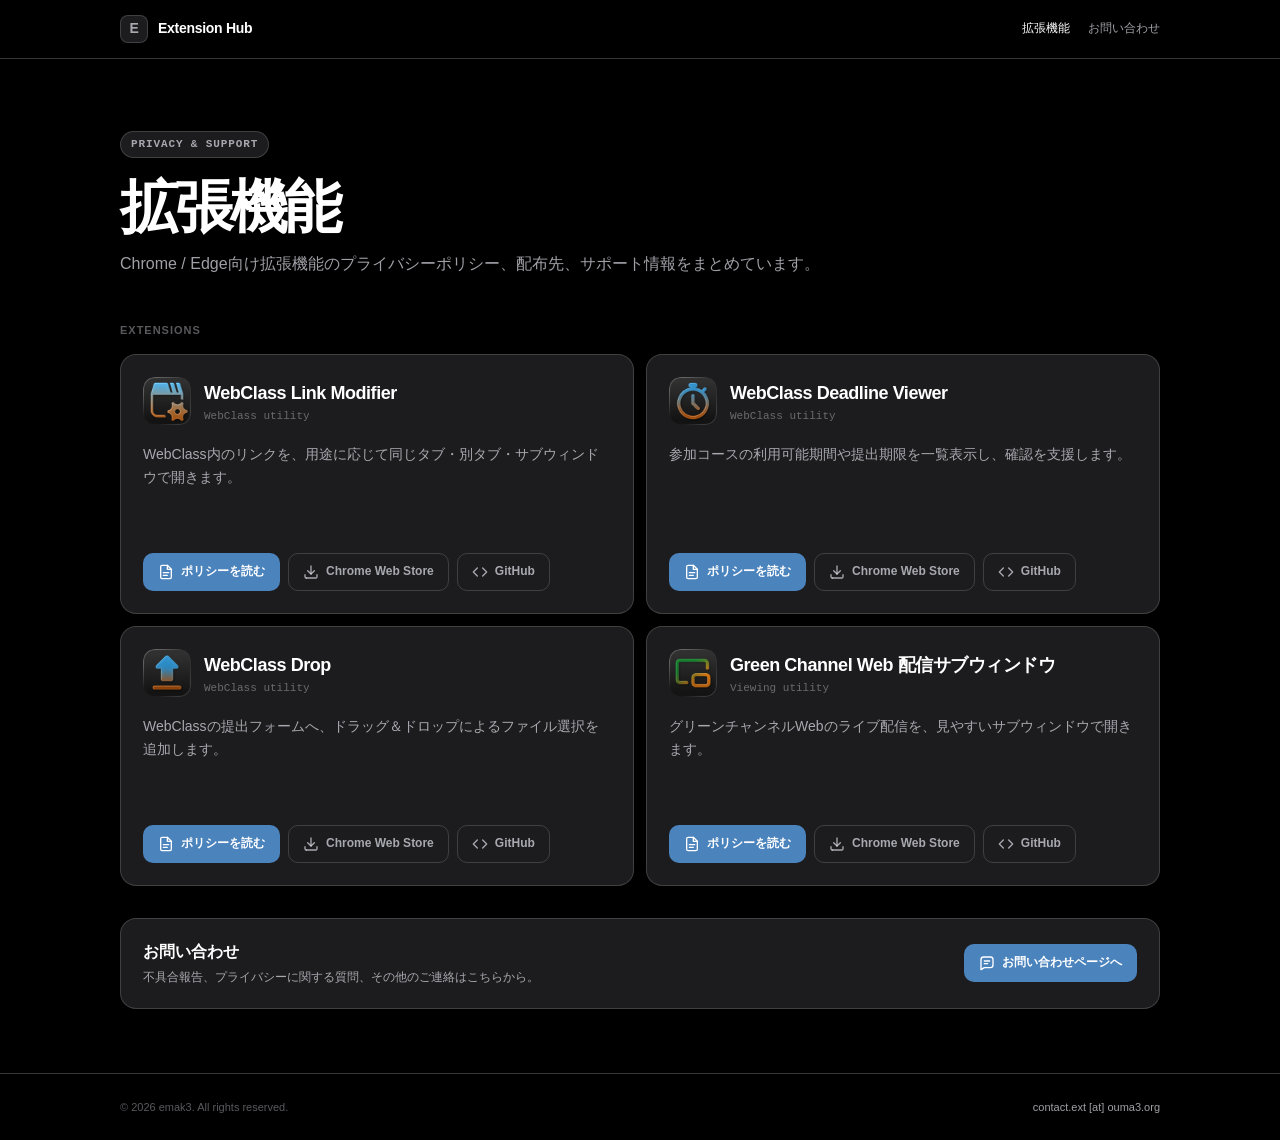
<file: index.html>
<!DOCTYPE html>
<html lang="ja">
<head>
  <meta charset="utf-8" />
  <meta name="viewport" content="width=device-width, initial-scale=1" />
  <meta name="description" content="emak3が提供するChrome / Edge拡張機能のプライバシーポリシーとサポート情報。" />
  <title>Browser Extensions — Privacy & Support</title>
  <link rel="stylesheet" href="assets/site.css" />
</head>
<body>
  <header class="site-header">
    <nav class="nav" aria-label="メインナビゲーション">
      <a class="brand" href="./"><span class="brand-mark" aria-hidden="true">E</span><span>Extension Hub</span></a>
      <div class="nav-links"><a href="./" aria-current="page">拡張機能</a><a href="contact/">お問い合わせ</a></div>
    </nav>
  </header>
  <main class="page">
    <section class="hero">
      <span class="eyebrow">Privacy & Support</span>
      <h1>拡張機能</h1>
      <p>Chrome / Edge向け拡張機能のプライバシーポリシー、配布先、サポート情報をまとめています。</p>
    </section>
    <section aria-labelledby="extensions-title">
      <h2 class="section-title" id="extensions-title">Extensions</h2>
      <div class="extension-grid">
        <article class="extension-card">
          <div class="card-head"><img class="card-icon" src="assets/icons/webclass-link-modifier.png" alt="" /><div><h3 class="card-title">WebClass Link Modifier</h3><p class="card-type">WebClass utility</p></div></div>
          <p class="card-desc">WebClass内のリンクを、用途に応じて同じタブ・別タブ・サブウィンドウで開きます。</p>
          <div class="card-actions"><a class="button button-primary" href="policies/webclass-link-modifier/"><svg class="button-icon" viewBox="0 0 24 24" fill="none" stroke="currentColor" stroke-width="2" stroke-linecap="round" stroke-linejoin="round" aria-hidden="true"><path d="M14 2H6a2 2 0 0 0-2 2v16a2 2 0 0 0 2 2h12a2 2 0 0 0 2-2V8Z"/><path d="M14 2v6h6"/><path d="M8 13h8"/><path d="M8 17h6"/></svg><span>ポリシーを読む</span></a><a class="button store-button" href="https://chromewebstore.google.com/detail/hfplabckhfelpkdknbjhaoddmnojgici?utm_source=item-share-cb" target="_blank" rel="noopener noreferrer"><svg class="button-icon" viewBox="0 0 24 24" fill="none" stroke="currentColor" stroke-width="2" stroke-linecap="round" stroke-linejoin="round" aria-hidden="true"><path d="M12 3v12"/><path d="m7 10 5 5 5-5"/><path d="M5 21h14a2 2 0 0 0 2-2v-3"/><path d="M3 16v3a2 2 0 0 0 2 2"/></svg><span>Chrome Web Store</span></a><a class="button" href="https://github.com/emak3/WebClass-Link-Modifier" target="_blank" rel="noopener noreferrer"><svg class="button-icon" viewBox="0 0 24 24" fill="none" stroke="currentColor" stroke-width="2" stroke-linecap="round" stroke-linejoin="round" aria-hidden="true"><path d="m16 18 6-6-6-6"/><path d="m8 6-6 6 6 6"/></svg><span>GitHub</span></a></div>
        </article>
        <article class="extension-card">
          <div class="card-head"><img class="card-icon" src="assets/icons/webclass-deadline-viewer.png" alt="" /><div><h3 class="card-title">WebClass Deadline Viewer</h3><p class="card-type">WebClass utility</p></div></div>
          <p class="card-desc">参加コースの利用可能期間や提出期限を一覧表示し、確認を支援します。</p>
          <div class="card-actions"><a class="button button-primary" href="policies/webclass-deadline-viewer/"><svg class="button-icon" viewBox="0 0 24 24" fill="none" stroke="currentColor" stroke-width="2" stroke-linecap="round" stroke-linejoin="round" aria-hidden="true"><path d="M14 2H6a2 2 0 0 0-2 2v16a2 2 0 0 0 2 2h12a2 2 0 0 0 2-2V8Z"/><path d="M14 2v6h6"/><path d="M8 13h8"/><path d="M8 17h6"/></svg><span>ポリシーを読む</span></a><a class="button store-button" href="https://chromewebstore.google.com/detail/hepbhmpfaidklleailhbemkeghpjgden?utm_source=item-share-cb" target="_blank" rel="noopener noreferrer"><svg class="button-icon" viewBox="0 0 24 24" fill="none" stroke="currentColor" stroke-width="2" stroke-linecap="round" stroke-linejoin="round" aria-hidden="true"><path d="M12 3v12"/><path d="m7 10 5 5 5-5"/><path d="M5 21h14a2 2 0 0 0 2-2v-3"/><path d="M3 16v3a2 2 0 0 0 2 2"/></svg><span>Chrome Web Store</span></a><a class="button" href="https://github.com/emak3/WebClass-Deadline-Viewer" target="_blank" rel="noopener noreferrer"><svg class="button-icon" viewBox="0 0 24 24" fill="none" stroke="currentColor" stroke-width="2" stroke-linecap="round" stroke-linejoin="round" aria-hidden="true"><path d="m16 18 6-6-6-6"/><path d="m8 6-6 6 6 6"/></svg><span>GitHub</span></a></div>
        </article>
        <article class="extension-card">
          <div class="card-head"><img class="card-icon" src="assets/icons/webclass-drop.png" alt="" /><div><h3 class="card-title">WebClass Drop</h3><p class="card-type">WebClass utility</p></div></div>
          <p class="card-desc">WebClassの提出フォームへ、ドラッグ＆ドロップによるファイル選択を追加します。</p>
          <div class="card-actions"><a class="button button-primary" href="policies/webclass-drop/"><svg class="button-icon" viewBox="0 0 24 24" fill="none" stroke="currentColor" stroke-width="2" stroke-linecap="round" stroke-linejoin="round" aria-hidden="true"><path d="M14 2H6a2 2 0 0 0-2 2v16a2 2 0 0 0 2 2h12a2 2 0 0 0 2-2V8Z"/><path d="M14 2v6h6"/><path d="M8 13h8"/><path d="M8 17h6"/></svg><span>ポリシーを読む</span></a><a class="button store-button" href="https://chromewebstore.google.com/detail/gdfpjccfhmlppnnnjaegmfanooacmmed?utm_source=item-share-cb" target="_blank" rel="noopener noreferrer"><svg class="button-icon" viewBox="0 0 24 24" fill="none" stroke="currentColor" stroke-width="2" stroke-linecap="round" stroke-linejoin="round" aria-hidden="true"><path d="M12 3v12"/><path d="m7 10 5 5 5-5"/><path d="M5 21h14a2 2 0 0 0 2-2v-3"/><path d="M3 16v3a2 2 0 0 0 2 2"/></svg><span>Chrome Web Store</span></a><a class="button" href="https://github.com/emak3/WebClass-Drop-Extension" target="_blank" rel="noopener noreferrer"><svg class="button-icon" viewBox="0 0 24 24" fill="none" stroke="currentColor" stroke-width="2" stroke-linecap="round" stroke-linejoin="round" aria-hidden="true"><path d="m16 18 6-6-6-6"/><path d="m8 6-6 6 6 6"/></svg><span>GitHub</span></a></div>
        </article>
        <article class="extension-card">
          <div class="card-head"><img class="card-icon" src="assets/icons/green-channel-webex.png" alt="" /><div><h3 class="card-title">Green Channel Web 配信サブウィンドウ</h3><p class="card-type">Viewing utility</p></div></div>
          <p class="card-desc">グリーンチャンネルWebのライブ配信を、見やすいサブウィンドウで開きます。</p>
          <div class="card-actions"><a class="button button-primary" href="policies/green-channel-webex/"><svg class="button-icon" viewBox="0 0 24 24" fill="none" stroke="currentColor" stroke-width="2" stroke-linecap="round" stroke-linejoin="round" aria-hidden="true"><path d="M14 2H6a2 2 0 0 0-2 2v16a2 2 0 0 0 2 2h12a2 2 0 0 0 2-2V8Z"/><path d="M14 2v6h6"/><path d="M8 13h8"/><path d="M8 17h6"/></svg><span>ポリシーを読む</span></a><a class="button store-button" href="https://chromewebstore.google.com/detail/gljbdabnblfjcafcffhebfbbmadfophj?utm_source=item-share-cb" target="_blank" rel="noopener noreferrer"><svg class="button-icon" viewBox="0 0 24 24" fill="none" stroke="currentColor" stroke-width="2" stroke-linecap="round" stroke-linejoin="round" aria-hidden="true"><path d="M12 3v12"/><path d="m7 10 5 5 5-5"/><path d="M5 21h14a2 2 0 0 0 2-2v-3"/><path d="M3 16v3a2 2 0 0 0 2 2"/></svg><span>Chrome Web Store</span></a><a class="button" href="https://github.com/emak3/GreenChannelWebEX" target="_blank" rel="noopener noreferrer"><svg class="button-icon" viewBox="0 0 24 24" fill="none" stroke="currentColor" stroke-width="2" stroke-linecap="round" stroke-linejoin="round" aria-hidden="true"><path d="m16 18 6-6-6-6"/><path d="m8 6-6 6 6 6"/></svg><span>GitHub</span></a></div>
        </article>
      </div>
    </section>
    <aside class="callout"><div><h2>お問い合わせ</h2><p>不具合報告、プライバシーに関する質問、その他のご連絡はこちらから。</p></div><a class="button button-primary" href="contact/"><svg class="button-icon" viewBox="0 0 24 24" fill="none" stroke="currentColor" stroke-width="2" stroke-linecap="round" stroke-linejoin="round" aria-hidden="true"><path d="M21 15a4 4 0 0 1-4 4H8l-5 3V7a4 4 0 0 1 4-4h10a4 4 0 0 1 4 4Z"/><path d="M8 9h8"/><path d="M8 13h5"/></svg><span>お問い合わせページへ</span></a></aside>
  </main>
  <footer class="site-footer"><div class="footer-inner"><span>&copy; 2026 emak3. All rights reserved.</span><a href="mailto:contact.ext@ouma3.org">contact.ext [at] ouma3.org</a></div></footer>
  <script src="assets/site.js"></script>
</body>
</html>
</file>
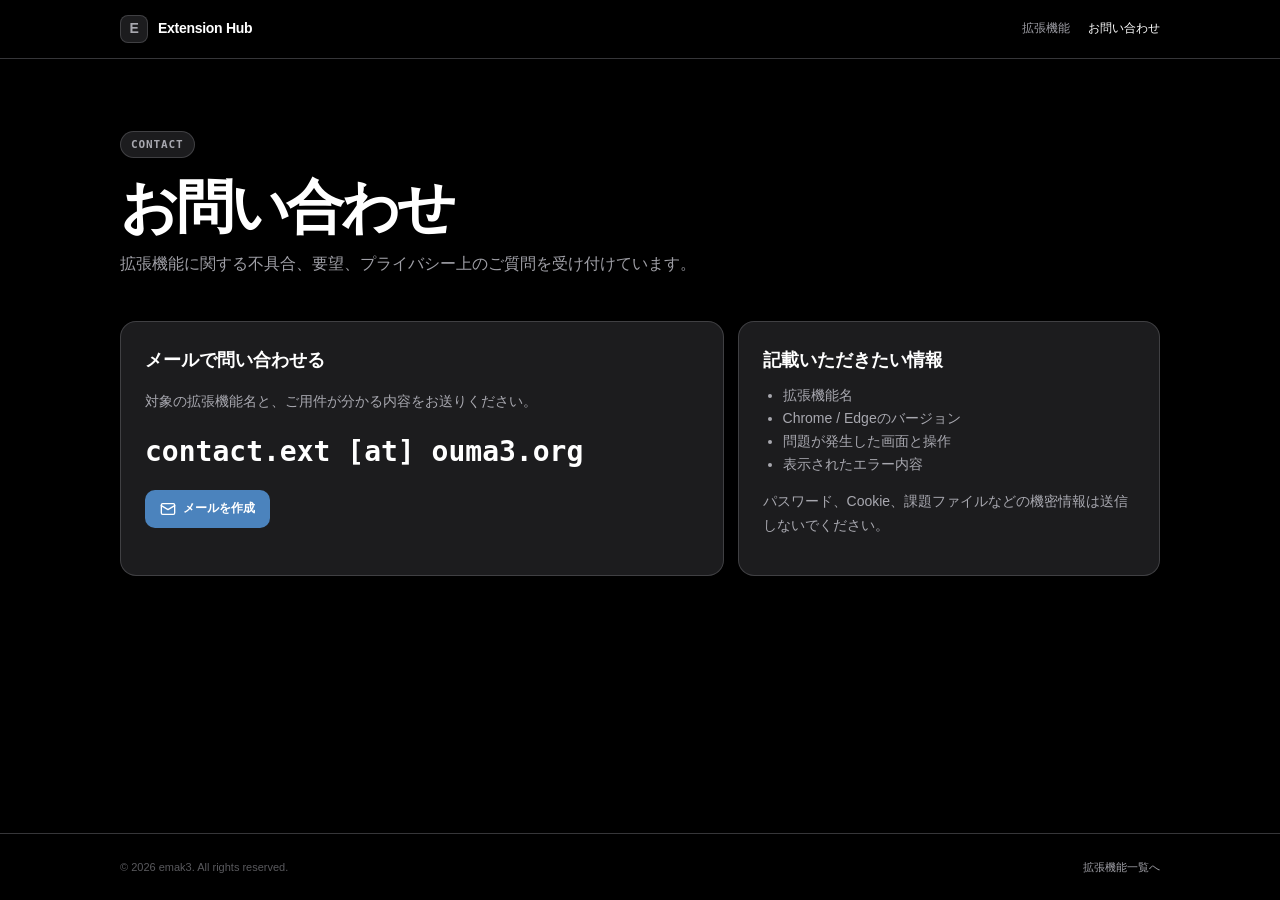
<file: contact/index.html>
<!DOCTYPE html>
<html lang="ja">
<head><meta charset="utf-8" /><meta name="viewport" content="width=device-width, initial-scale=1" /><meta name="description" content="emak3のブラウザ拡張機能に関するお問い合わせ。" /><title>お問い合わせ — Extension Hub</title><link rel="stylesheet" href="../assets/site.css" /></head>
<body>
<header class="site-header"><nav class="nav" aria-label="メインナビゲーション"><a class="brand" href="../"><span class="brand-mark" aria-hidden="true">E</span><span>Extension Hub</span></a><div class="nav-links"><a href="../">拡張機能</a><a href="./" aria-current="page">お問い合わせ</a></div></nav></header>
<main class="page">
  <section class="hero"><span class="eyebrow">Contact</span><h1>お問い合わせ</h1><p>拡張機能に関する不具合、要望、プライバシー上のご質問を受け付けています。</p></section>
  <div class="contact-layout">
    <section class="contact-card"><h2>メールで問い合わせる</h2><p>対象の拡張機能名と、ご用件が分かる内容をお送りください。</p><a class="email-link" href="mailto:contact.ext@ouma3.org">contact.ext [at] ouma3.org</a><a class="button button-primary" href="mailto:contact.ext@ouma3.org"><svg class="button-icon" viewBox="0 0 24 24" fill="none" stroke="currentColor" stroke-width="2" stroke-linecap="round" stroke-linejoin="round" aria-hidden="true"><rect width="20" height="16" x="2" y="4" rx="2"/><path d="m22 7-10 6L2 7"/></svg><span>メールを作成</span></a></section>
    <aside class="contact-card"><h2>記載いただきたい情報</h2><ul class="contact-list"><li>拡張機能名</li><li>Chrome / Edgeのバージョン</li><li>問題が発生した画面と操作</li><li>表示されたエラー内容</li></ul><p>パスワード、Cookie、課題ファイルなどの機密情報は送信しないでください。</p></aside>
  </div>
</main>
<footer class="site-footer"><div class="footer-inner"><span>&copy; 2026 emak3. All rights reserved.</span><a href="../">拡張機能一覧へ</a></div></footer>
<script src="../assets/site.js"></script>
</body></html>
</file>
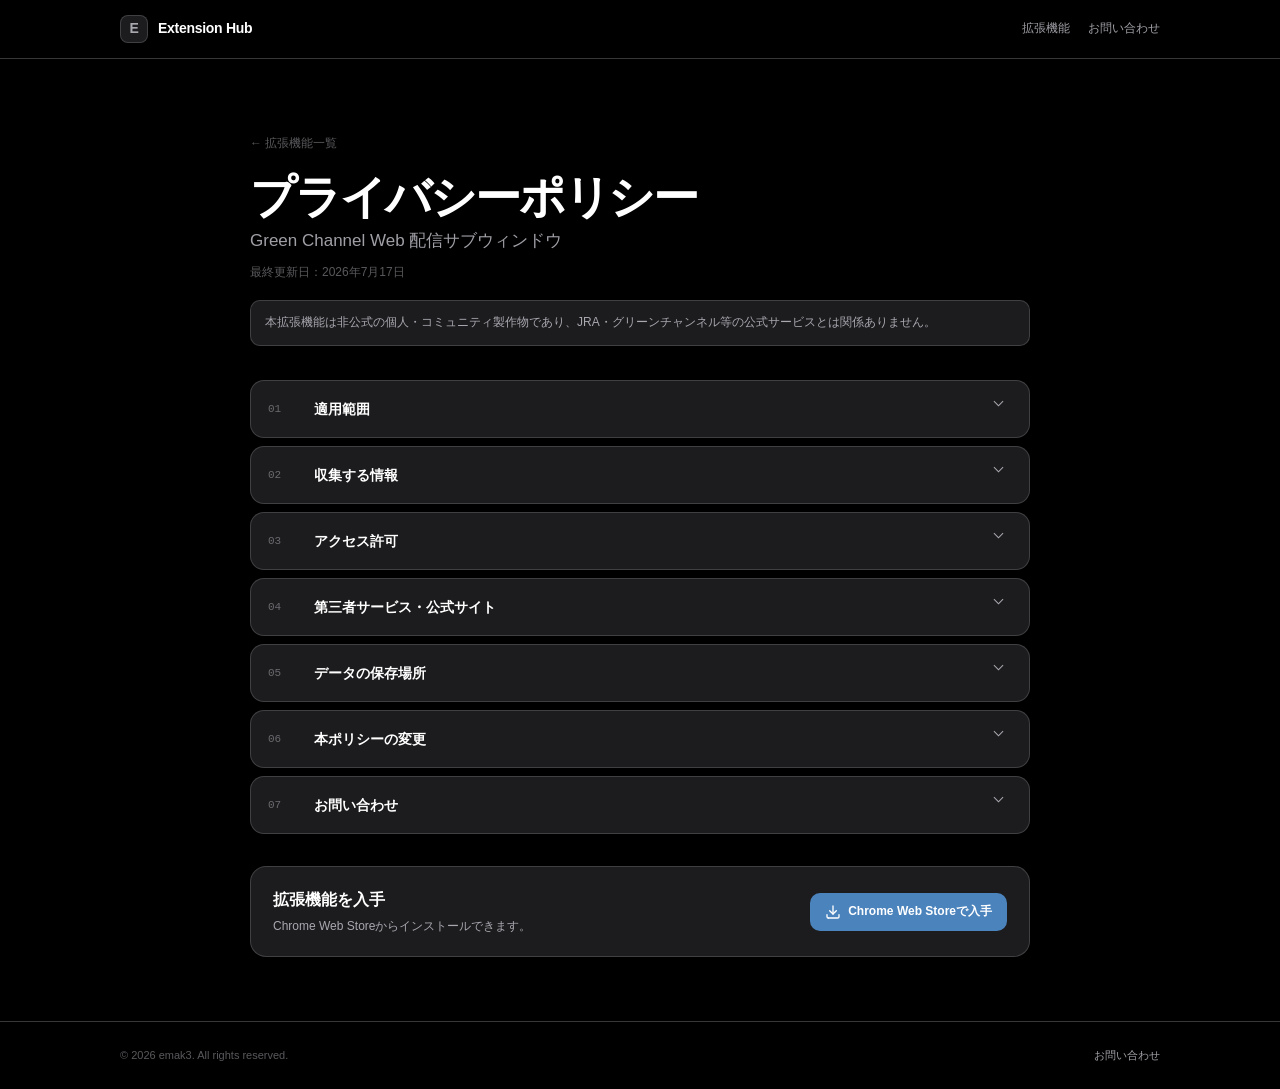
<file: policies/green-channel-webex/index.html>
<!DOCTYPE html>
<html lang="ja">
<head><meta charset="utf-8" /><meta name="viewport" content="width=device-width, initial-scale=1" /><meta name="description" content="Green Channel Web 配信サブウィンドウのプライバシーポリシー。" /><title>プライバシーポリシー — Green Channel Web 配信サブウィンドウ</title><link rel="stylesheet" href="../../assets/site.css" /></head>
<body>
<header class="site-header"><nav class="nav" aria-label="メインナビゲーション"><a class="brand" href="../../"><span class="brand-mark" aria-hidden="true">E</span><span>Extension Hub</span></a><div class="nav-links"><a href="../../">拡張機能</a><a href="../../contact/">お問い合わせ</a></div></nav></header>
<main class="page policy-page">
  <header class="policy-head"><a class="policy-back" href="../../">← 拡張機能一覧</a><h1>プライバシーポリシー</h1><p class="policy-product">Green Channel Web 配信サブウィンドウ</p><p class="policy-meta">最終更新日：2026年7月17日</p><p class="policy-note">本拡張機能は非公式の個人・コミュニティ製作物であり、JRA・グリーンチャンネル等の公式サービスとは関係ありません。</p></header>
  <div class="policy-list">
    <details class="policy-item"><summary><span class="policy-number">01</span><span class="policy-label">適用範囲</span><span class="policy-chevron">⌄</span></summary><div class="policy-content"><p>本ポリシーは、本拡張機能の配布パッケージとブラウザ内で実行するコードに適用されます。公式サイト上のデータの取り扱いは、公式サイトのポリシーをご確認ください。</p></div></details>
    <details class="policy-item"><summary><span class="policy-number">02</span><span class="policy-label">収集する情報</span><span class="policy-chevron">⌄</span></summary><div class="policy-content"><p>本拡張機能は、氏名、メールアドレス、決済情報など、利用者を特定できる個人情報を取得、送信、蓄積しません。分析用トラッキング、広告SDK、外部サーバーへのビーコン送信も含みません。</p></div></details>
    <details class="policy-item"><summary><span class="policy-number">03</span><span class="policy-label">アクセス許可</span><span class="policy-chevron">⌄</span></summary><div class="policy-content"><ul><li><strong>windows</strong>：指定チャンネルをポップアップ型ウィンドウで開くため。</li><li><strong>https://sp.gch.jp/*</strong>：ライブ配信画面へボタンを表示し、配信状態を判定するため。処理は端末内で完結します。</li></ul></div></details>
    <details class="policy-item"><summary><span class="policy-number">04</span><span class="policy-label">第三者サービス・公式サイト</span><span class="policy-chevron">⌄</span></summary><div class="policy-content"><p>動画の視聴、ログイン、課金、Cookie等は公式サイトの仕様に従います。詳しくは<a href="https://www.greenchannel.jp/privacypolicy.html" target="_blank" rel="noopener noreferrer">グリーンチャンネル社のプライバシーポリシー</a>をご確認ください。</p></div></details>
    <details class="policy-item"><summary><span class="policy-number">05</span><span class="policy-label">データの保存場所</span><span class="policy-chevron">⌄</span></summary><div class="policy-content"><p>本拡張機能によるクラウド上へのデータ保存は行いません。ブラウザが提供する拡張機能の仕様の範囲内でのみ動作します。</p></div></details>
    <details class="policy-item"><summary><span class="policy-number">06</span><span class="policy-label">本ポリシーの変更</span><span class="policy-chevron">⌄</span></summary><div class="policy-content"><p>機能追加やブラウザ仕様の変更に応じて、本ポリシーを更新することがあります。</p></div></details>
    <details class="policy-item"><summary><span class="policy-number">07</span><span class="policy-label">お問い合わせ</span><span class="policy-chevron">⌄</span></summary><div class="policy-content"><p>本ポリシーに関するご質問は、<a href="mailto:contact.ext@ouma3.org">contact.ext [at] ouma3.org</a>までご連絡ください。</p></div></details>
  </div>
  <aside class="callout" aria-label="Chrome Web Store"><div><h2>拡張機能を入手</h2><p>Chrome Web Storeからインストールできます。</p></div><a class="button button-primary store-button" href="https://chromewebstore.google.com/detail/gljbdabnblfjcafcffhebfbbmadfophj?utm_source=item-share-cb" target="_blank" rel="noopener noreferrer"><svg class="button-icon" viewBox="0 0 24 24" fill="none" stroke="currentColor" stroke-width="2" stroke-linecap="round" stroke-linejoin="round" aria-hidden="true"><path d="M12 3v12"/><path d="m7 10 5 5 5-5"/><path d="M5 21h14a2 2 0 0 0 2-2v-3"/><path d="M3 16v3a2 2 0 0 0 2 2"/></svg><span>Chrome Web Storeで入手</span></a></aside>
</main>
<footer class="site-footer"><div class="footer-inner"><span>&copy; 2026 emak3. All rights reserved.</span><a href="../../contact/">お問い合わせ</a></div></footer>
<script src="../../assets/site.js"></script>
</body></html>
</file>
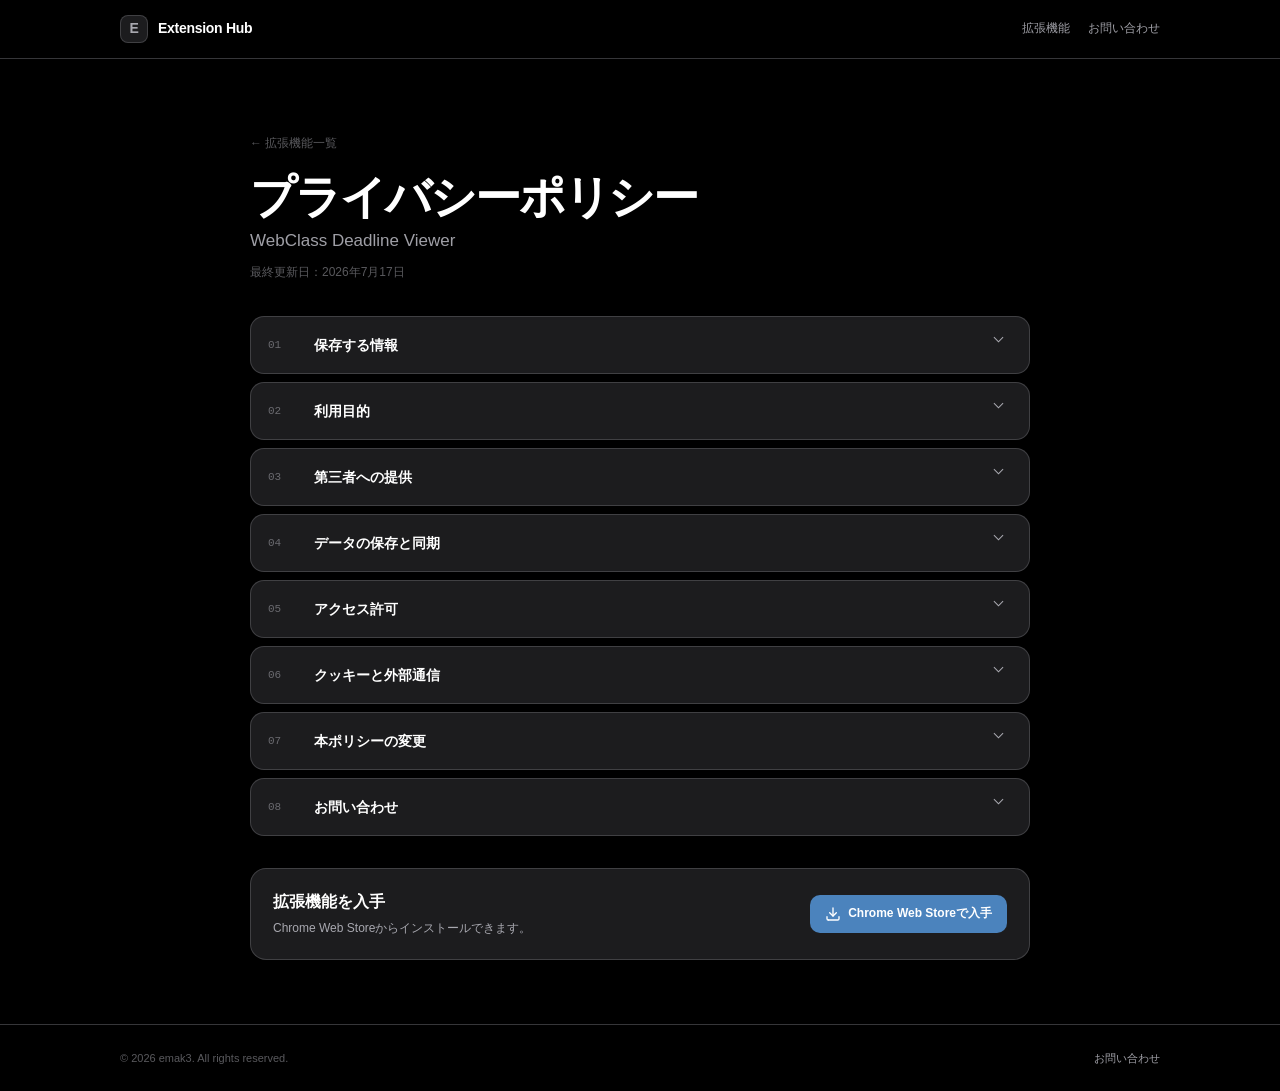
<file: policies/webclass-deadline-viewer/index.html>
<!DOCTYPE html>
<html lang="ja">
<head><meta charset="utf-8" /><meta name="viewport" content="width=device-width, initial-scale=1" /><meta name="description" content="WebClass Deadline Viewerのプライバシーポリシー。" /><title>プライバシーポリシー — WebClass Deadline Viewer</title><link rel="stylesheet" href="../../assets/site.css" /></head>
<body>
<header class="site-header"><nav class="nav" aria-label="メインナビゲーション"><a class="brand" href="../../"><span class="brand-mark" aria-hidden="true">E</span><span>Extension Hub</span></a><div class="nav-links"><a href="../../">拡張機能</a><a href="../../contact/">お問い合わせ</a></div></nav></header>
<main class="page policy-page">
  <header class="policy-head"><a class="policy-back" href="../../">← 拡張機能一覧</a><h1>プライバシーポリシー</h1><p class="policy-product">WebClass Deadline Viewer</p><p class="policy-meta">最終更新日：2026年7月17日</p></header>
  <div class="policy-list">
    <details class="policy-item"><summary><span class="policy-number">01</span><span class="policy-label">保存する情報</span><span class="policy-chevron">⌄</span></summary><div class="policy-content"><p>本拡張機能は、次の情報をブラウザ内に保存します。</p><ul><li>許可したWebClassサイトのオリジン</li><li>一覧パネル、自動一括取得、取得間隔などの表示・動作設定</li><li>コース名、利用可能期間など一覧表示に必要なデータ</li><li>一括取得の直近実行時刻などの制御用メタデータ</li></ul><p>これらを開発者のサーバーへ送信しません。</p></div></details>
    <details class="policy-item"><summary><span class="policy-number">02</span><span class="policy-label">利用目的</span><span class="policy-chevron">⌄</span></summary><div class="policy-content"><p>許可済みのWebClassサイトで利用可能期間を一覧表示し、一括取得を行い、ユーザーの設定を維持するためにのみ利用します。</p></div></details>
    <details class="policy-item"><summary><span class="policy-number">03</span><span class="policy-label">第三者への提供</span><span class="policy-chevron">⌄</span></summary><div class="policy-content"><p>保存した情報を第三者へ販売、共有、提供しません。広告やアクセス解析も含みません。</p></div></details>
    <details class="policy-item"><summary><span class="policy-number">04</span><span class="policy-label">データの保存と同期</span><span class="policy-chevron">⌄</span></summary><div class="policy-content"><p>データはChromeのローカルストレージに保存されます。ブラウザ同期の対象となる設定は、ブラウザの仕様により同期される場合があります。</p></div></details>
    <details class="policy-item"><summary><span class="policy-number">05</span><span class="policy-label">アクセス許可</span><span class="policy-chevron">⌄</span></summary><div class="policy-content"><ul><li><strong>storage</strong>：設定と表示用データを保存するため。</li><li><strong>scripting</strong>：許可済みのWebClassページへ表示機能を登録するため。</li><li><strong>tabs</strong>：一括取得時にバックグラウンドでタブを操作するため。</li><li><strong>optional_host_permissions</strong>：ユーザーが許可したサイトでのみ動作するため。</li></ul></div></details>
    <details class="policy-item"><summary><span class="policy-number">06</span><span class="policy-label">クッキーと外部通信</span><span class="policy-chevron">⌄</span></summary><div class="policy-content"><p>独自のCookie、行動追跡ビーコン、サードパーティ分析ツールは使用しません。取得データの処理はブラウザ内で行われます。</p></div></details>
    <details class="policy-item"><summary><span class="policy-number">07</span><span class="policy-label">本ポリシーの変更</span><span class="policy-chevron">⌄</span></summary><div class="policy-content"><p>法令や機能の変更に応じて、本ポリシーを更新することがあります。</p></div></details>
    <details class="policy-item"><summary><span class="policy-number">08</span><span class="policy-label">お問い合わせ</span><span class="policy-chevron">⌄</span></summary><div class="policy-content"><p>本ポリシーに関するご質問は、<a href="mailto:contact.ext@ouma3.org">contact.ext [at] ouma3.org</a>までご連絡ください。</p></div></details>
  </div>
  <aside class="callout" aria-label="Chrome Web Store"><div><h2>拡張機能を入手</h2><p>Chrome Web Storeからインストールできます。</p></div><a class="button button-primary store-button" href="https://chromewebstore.google.com/detail/hepbhmpfaidklleailhbemkeghpjgden?utm_source=item-share-cb" target="_blank" rel="noopener noreferrer"><svg class="button-icon" viewBox="0 0 24 24" fill="none" stroke="currentColor" stroke-width="2" stroke-linecap="round" stroke-linejoin="round" aria-hidden="true"><path d="M12 3v12"/><path d="m7 10 5 5 5-5"/><path d="M5 21h14a2 2 0 0 0 2-2v-3"/><path d="M3 16v3a2 2 0 0 0 2 2"/></svg><span>Chrome Web Storeで入手</span></a></aside>
</main>
<footer class="site-footer"><div class="footer-inner"><span>&copy; 2026 emak3. All rights reserved.</span><a href="../../contact/">お問い合わせ</a></div></footer>
<script src="../../assets/site.js"></script>
</body></html>
</file>
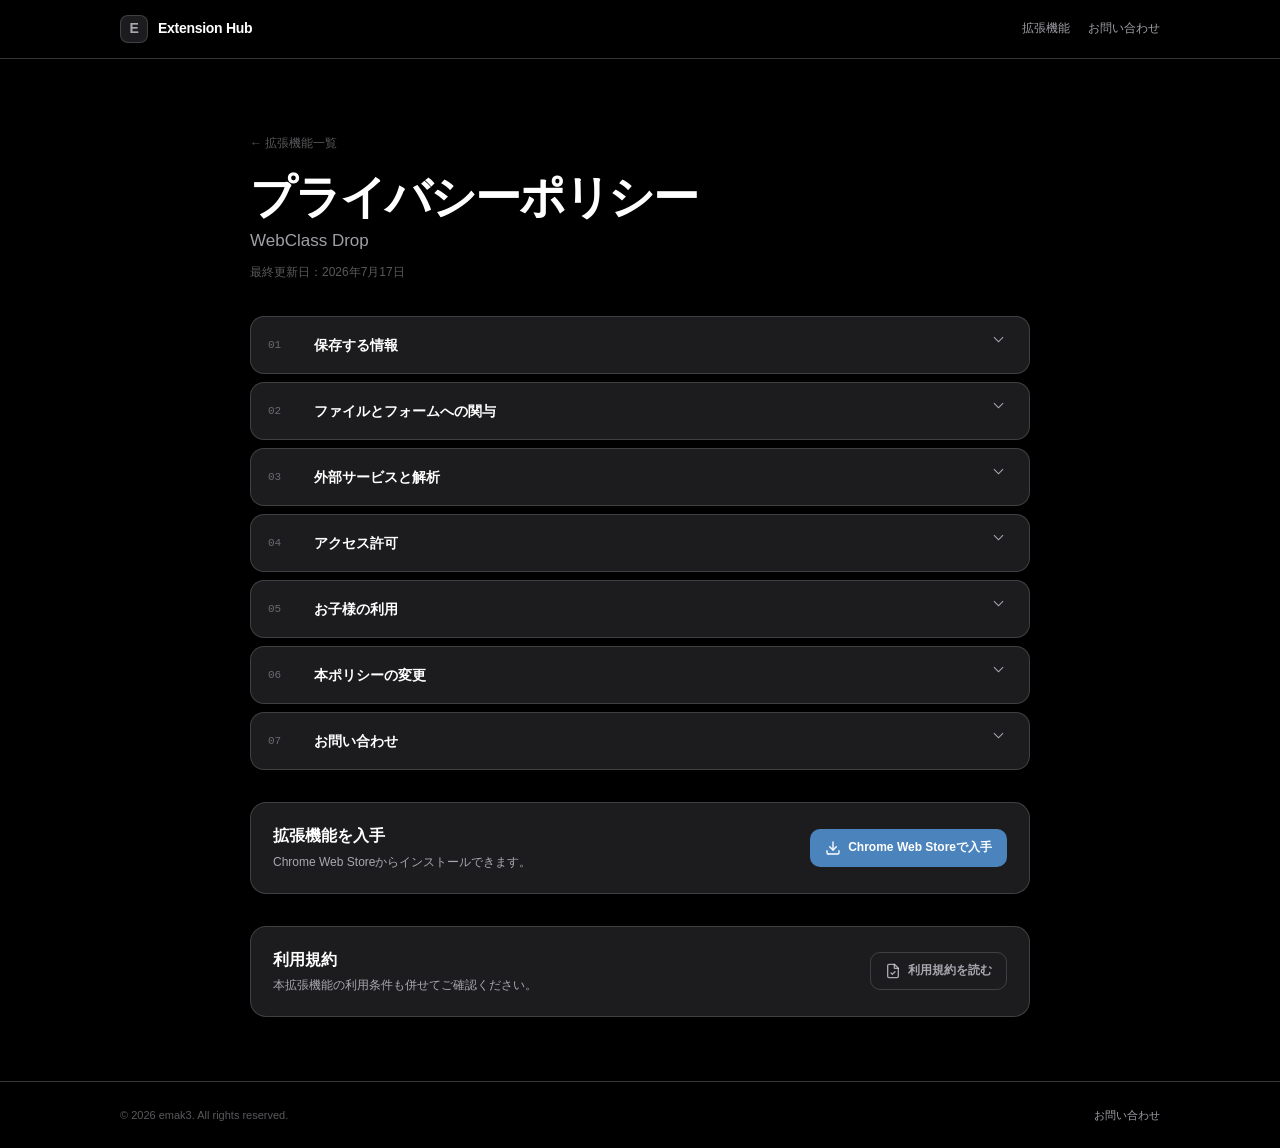
<file: policies/webclass-drop/index.html>
<!DOCTYPE html>
<html lang="ja">
<head><meta charset="utf-8" /><meta name="viewport" content="width=device-width, initial-scale=1" /><meta name="description" content="WebClass Dropのプライバシーポリシー。" /><title>プライバシーポリシー — WebClass Drop</title><link rel="stylesheet" href="../../assets/site.css" /></head>
<body>
<header class="site-header"><nav class="nav" aria-label="メインナビゲーション"><a class="brand" href="../../"><span class="brand-mark" aria-hidden="true">E</span><span>Extension Hub</span></a><div class="nav-links"><a href="../../">拡張機能</a><a href="../../contact/">お問い合わせ</a></div></nav></header>
<main class="page policy-page">
  <header class="policy-head"><a class="policy-back" href="../../">← 拡張機能一覧</a><h1>プライバシーポリシー</h1><p class="policy-product">WebClass Drop</p><p class="policy-meta">最終更新日：2026年7月17日</p></header>
  <div class="policy-list">
    <details class="policy-item"><summary><span class="policy-number">01</span><span class="policy-label">保存する情報</span><span class="policy-chevron">⌄</span></summary><div class="policy-content"><p>本拡張機能は、機能のオン／オフ設定と、ユーザーが許可したWebClassサイトのオリジン一覧をブラウザ内に保存します。課題ファイル、学籍情報、ログイン資格情報を開発者のサーバーへ収集・送信しません。</p></div></details>
    <details class="policy-item"><summary><span class="policy-number">02</span><span class="policy-label">ファイルとフォームへの関与</span><span class="policy-chevron">⌄</span></summary><div class="policy-content"><p>許可済みのWebClassページに限り、ファイル入力欄へドラッグ＆ドロップ用UIを追加します。プレビューのために選択ファイルを端末内で一時的に読み込む場合がありますが、外部へ送信しません。実際の提出はユーザーがWebClass上の提出ボタンを押したときに行われます。</p></div></details>
    <details class="policy-item"><summary><span class="policy-number">03</span><span class="policy-label">外部サービスと解析</span><span class="policy-chevron">⌄</span></summary><div class="policy-content"><p>広告、行動追跡、アクセス解析、サードパーティスクリプトは組み込んでいません。</p></div></details>
    <details class="policy-item"><summary><span class="policy-number">04</span><span class="policy-label">アクセス許可</span><span class="policy-chevron">⌄</span></summary><div class="policy-content"><ul><li><strong>storage</strong>：機能設定と許可済みサイトを保存するため。</li><li><strong>scripting</strong>：許可済みサイトへコンテンツスクリプトを登録・解除するため。</li><li><strong>optional_host_permissions</strong>：ユーザーが許可したオリジンでのみ動作するため。</li></ul></div></details>
    <details class="policy-item"><summary><span class="policy-number">05</span><span class="policy-label">お子様の利用</span><span class="policy-chevron">⌄</span></summary><div class="policy-content"><p>本拡張機能は教育機関の利用環境を想定しています。保護者の方は教育機関の方針に従ってご利用ください。</p></div></details>
    <details class="policy-item"><summary><span class="policy-number">06</span><span class="policy-label">本ポリシーの変更</span><span class="policy-chevron">⌄</span></summary><div class="policy-content"><p>法令や機能の変更に応じて、本ポリシーを改定することがあります。</p></div></details>
    <details class="policy-item"><summary><span class="policy-number">07</span><span class="policy-label">お問い合わせ</span><span class="policy-chevron">⌄</span></summary><div class="policy-content"><p>本ポリシーに関するご質問は、<a href="mailto:contact.ext@ouma3.org">contact.ext [at] ouma3.org</a>までご連絡ください。</p></div></details>
  </div>
  <aside class="callout" aria-label="Chrome Web Store"><div><h2>拡張機能を入手</h2><p>Chrome Web Storeからインストールできます。</p></div><a class="button button-primary store-button" href="https://chromewebstore.google.com/detail/gdfpjccfhmlppnnnjaegmfanooacmmed?utm_source=item-share-cb" target="_blank" rel="noopener noreferrer"><svg class="button-icon" viewBox="0 0 24 24" fill="none" stroke="currentColor" stroke-width="2" stroke-linecap="round" stroke-linejoin="round" aria-hidden="true"><path d="M12 3v12"/><path d="m7 10 5 5 5-5"/><path d="M5 21h14a2 2 0 0 0 2-2v-3"/><path d="M3 16v3a2 2 0 0 0 2 2"/></svg><span>Chrome Web Storeで入手</span></a></aside>
  <aside class="callout"><div><h2>利用規約</h2><p>本拡張機能の利用条件も併せてご確認ください。</p></div><a class="button" href="../../terms/webclass-drop/"><svg class="button-icon" viewBox="0 0 24 24" fill="none" stroke="currentColor" stroke-width="2" stroke-linecap="round" stroke-linejoin="round" aria-hidden="true"><path d="M14 2H6a2 2 0 0 0-2 2v16a2 2 0 0 0 2 2h12a2 2 0 0 0 2-2V8Z"/><path d="M14 2v6h6"/><path d="m9 15 2 2 4-4"/></svg><span>利用規約を読む</span></a></aside>
</main>
<footer class="site-footer"><div class="footer-inner"><span>&copy; 2026 emak3. All rights reserved.</span><a href="../../contact/">お問い合わせ</a></div></footer>
<script src="../../assets/site.js"></script>
</body></html>
</file>
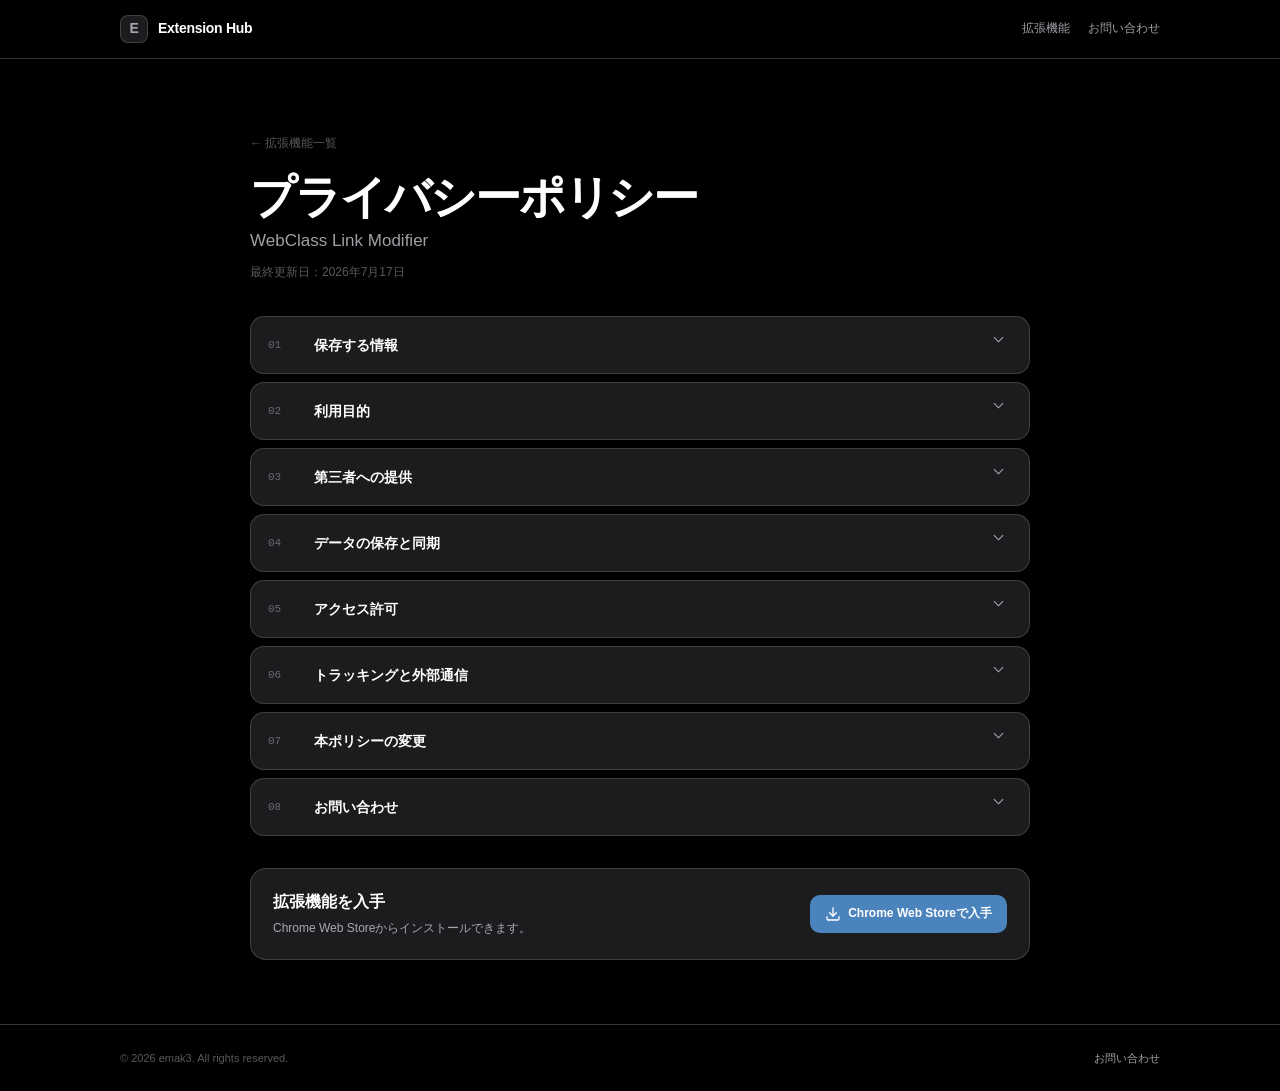
<file: policies/webclass-link-modifier/index.html>
<!DOCTYPE html>
<html lang="ja">
<head><meta charset="utf-8" /><meta name="viewport" content="width=device-width, initial-scale=1" /><meta name="description" content="WebClass Link Modifierのプライバシーポリシー。" /><title>プライバシーポリシー — WebClass Link Modifier</title><link rel="stylesheet" href="../../assets/site.css" /></head>
<body>
<header class="site-header"><nav class="nav" aria-label="メインナビゲーション"><a class="brand" href="../../"><span class="brand-mark" aria-hidden="true">E</span><span>Extension Hub</span></a><div class="nav-links"><a href="../../">拡張機能</a><a href="../../contact/">お問い合わせ</a></div></nav></header>
<main class="page policy-page">
  <header class="policy-head"><a class="policy-back" href="../../">← 拡張機能一覧</a><h1>プライバシーポリシー</h1><p class="policy-product">WebClass Link Modifier</p><p class="policy-meta">最終更新日：2026年7月17日</p></header>
  <div class="policy-list">
    <details class="policy-item"><summary><span class="policy-number">01</span><span class="policy-label">保存する情報</span><span class="policy-chevron">⌄</span></summary><div class="policy-content"><p>本拡張機能は、ユーザーが許可したWebClassサイトのドメイン、リンクの開き方、サブウィンドウのサイズ設定をブラウザのストレージに保存します。これらを開発者のサーバーへ送信しません。</p></div></details>
    <details class="policy-item"><summary><span class="policy-number">02</span><span class="policy-label">利用目的</span><span class="policy-chevron">⌄</span></summary><div class="policy-content"><p>保存した情報は、許可済みのWebClassサイトでリンク動作を変更し、設定内容を次回以降も維持する目的にのみ使用します。</p></div></details>
    <details class="policy-item"><summary><span class="policy-number">03</span><span class="policy-label">第三者への提供</span><span class="policy-chevron">⌄</span></summary><div class="policy-content"><p>本拡張機能は、保存した情報を第三者へ販売、共有、提供しません。</p></div></details>
    <details class="policy-item"><summary><span class="policy-number">04</span><span class="policy-label">データの保存と同期</span><span class="policy-chevron">⌄</span></summary><div class="policy-content"><p>データはブラウザ内に保存されます。Chrome同期が有効な場合、ブラウザの標準機能によりGoogleのサーバーを経由して同期される可能性があります。</p></div></details>
    <details class="policy-item"><summary><span class="policy-number">05</span><span class="policy-label">アクセス許可</span><span class="policy-chevron">⌄</span></summary><div class="policy-content"><ul><li><strong>scripting</strong>：許可済みサイトのリンク動作を変更するため。</li><li><strong>webNavigation</strong>：ページ読み込みのタイミングを検出するため。</li><li><strong>storage</strong>：設定を保存するため。</li><li><strong>optional_host_permissions</strong>：ユーザーが明示的に許可したWebClassサイトでのみ動作するため。</li></ul></div></details>
    <details class="policy-item"><summary><span class="policy-number">06</span><span class="policy-label">トラッキングと外部通信</span><span class="policy-chevron">⌄</span></summary><div class="policy-content"><p>広告、アクセス解析、行動追跡を目的とするコードは含みません。拡張機能の処理はブラウザ内で完結します。</p></div></details>
    <details class="policy-item"><summary><span class="policy-number">07</span><span class="policy-label">本ポリシーの変更</span><span class="policy-chevron">⌄</span></summary><div class="policy-content"><p>法令や機能の変更に応じて、本ポリシーを更新することがあります。重要な変更がある場合は拡張機能の更新情報等でお知らせします。</p></div></details>
    <details class="policy-item"><summary><span class="policy-number">08</span><span class="policy-label">お問い合わせ</span><span class="policy-chevron">⌄</span></summary><div class="policy-content"><p>本ポリシーに関するご質問は、<a href="mailto:contact.ext@ouma3.org">contact.ext [at] ouma3.org</a>までご連絡ください。</p></div></details>
  </div>
  <aside class="callout" aria-label="Chrome Web Store"><div><h2>拡張機能を入手</h2><p>Chrome Web Storeからインストールできます。</p></div><a class="button button-primary store-button" href="https://chromewebstore.google.com/detail/hfplabckhfelpkdknbjhaoddmnojgici?utm_source=item-share-cb" target="_blank" rel="noopener noreferrer"><svg class="button-icon" viewBox="0 0 24 24" fill="none" stroke="currentColor" stroke-width="2" stroke-linecap="round" stroke-linejoin="round" aria-hidden="true"><path d="M12 3v12"/><path d="m7 10 5 5 5-5"/><path d="M5 21h14a2 2 0 0 0 2-2v-3"/><path d="M3 16v3a2 2 0 0 0 2 2"/></svg><span>Chrome Web Storeで入手</span></a></aside>
</main>
<footer class="site-footer"><div class="footer-inner"><span>&copy; 2026 emak3. All rights reserved.</span><a href="../../contact/">お問い合わせ</a></div></footer>
<script src="../../assets/site.js"></script>
</body></html>
</file>
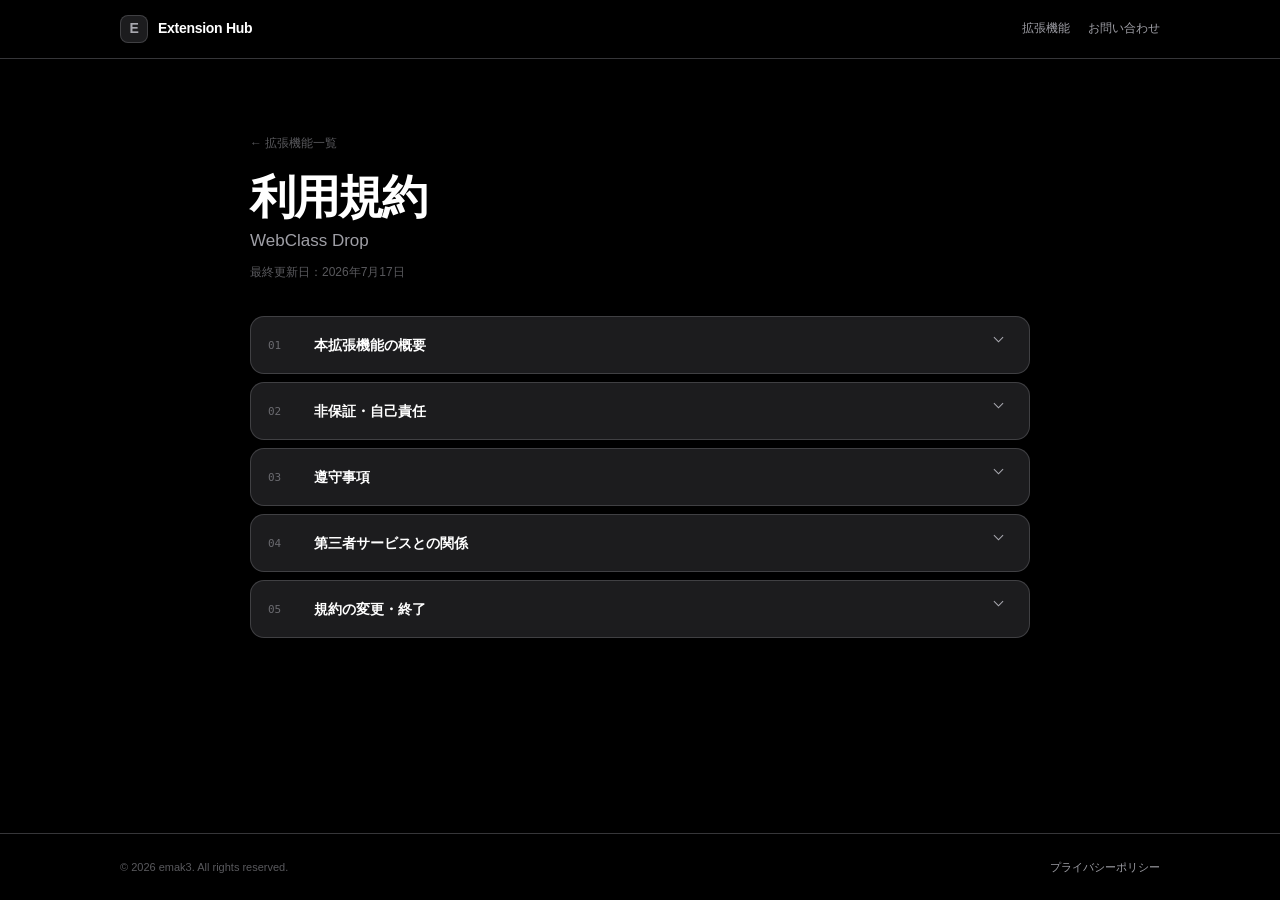
<file: terms/webclass-drop/index.html>
<!DOCTYPE html>
<html lang="ja"><head><meta charset="utf-8" /><meta name="viewport" content="width=device-width, initial-scale=1" /><title>利用規約 — WebClass Drop</title><link rel="stylesheet" href="../../assets/site.css" /></head>
<body><header class="site-header"><nav class="nav"><a class="brand" href="../../"><span class="brand-mark">E</span><span>Extension Hub</span></a><div class="nav-links"><a href="../../">拡張機能</a><a href="../../contact/">お問い合わせ</a></div></nav></header>
<main class="page policy-page"><header class="policy-head"><a class="policy-back" href="../../">← 拡張機能一覧</a><h1>利用規約</h1><p class="policy-product">WebClass Drop</p><p class="policy-meta">最終更新日：2026年7月17日</p></header>
<div class="policy-list">
<details class="policy-item"><summary><span class="policy-number">01</span><span class="policy-label">本拡張機能の概要</span><span class="policy-chevron">⌄</span></summary><div class="policy-content"><p>本拡張機能は、WebClass互換ページ上のファイル選択をドラッグ＆ドロップで補助します。通信とアップロードは各教育機関のサイトおよびブラウザの標準動作に依存します。</p></div></details>
<details class="policy-item"><summary><span class="policy-number">02</span><span class="policy-label">非保証・自己責任</span><span class="policy-chevron">⌄</span></summary><div class="policy-content"><ul><li>本拡張機能は現状有姿で提供され、正確性、可用性、不具合がないことを保証しません。</li><li>提出漏れ、締切超過、成績への影響、データ消失等について開発者は責任を負いません。重要な提出は必ず画面表示と教員の指示で最終確認してください。</li></ul></div></details>
<details class="policy-item"><summary><span class="policy-number">03</span><span class="policy-label">遵守事項</span><span class="policy-chevron">⌄</span></summary><div class="policy-content"><ul><li>教育機関の規程、利用許諾、試験・課題のルールを遵守してください。</li><li>不正アクセス、なりすまし、過負荷、法令または公序良俗に反する行為へ利用してはなりません。</li></ul></div></details>
<details class="policy-item"><summary><span class="policy-number">04</span><span class="policy-label">第三者サービスとの関係</span><span class="policy-chevron">⌄</span></summary><div class="policy-content"><p>WebClassおよび関連する名称・ロゴは各権利者に帰属します。本拡張機能は各教育機関や提供元から独立した非公式ツールです。</p></div></details>
<details class="policy-item"><summary><span class="policy-number">05</span><span class="policy-label">規約の変更・終了</span><span class="policy-chevron">⌄</span></summary><div class="policy-content"><p>必要に応じて本規約を変更することがあります。利用者はいつでも本拡張機能を無効化またはアンインストールでき、開発者は提供を中止または変更できます。</p></div></details>
</div></main><footer class="site-footer"><div class="footer-inner"><span>&copy; 2026 emak3. All rights reserved.</span><a href="../../policies/webclass-drop/">プライバシーポリシー</a></div></footer></body></html>
</file>
<file: assets/site.css>
:root {
  color-scheme: dark;
  --bg: #000;
  --surface: #1c1c1e;
  --surface-2: #2c2c2e;
  --surface-3: #3a3a3c;
  --text: #fff;
  --muted: rgba(235, 235, 245, .68);
  --subtle: rgba(235, 235, 245, .38);
  --line: rgba(84, 84, 88, .65);
  --blue: #4b83bd;
  --blue-soft: rgba(75, 131, 189, .18);
  --red: #ff453a;
  --radius: 16px;
  --sans: -apple-system, BlinkMacSystemFont, "Segoe UI", "Hiragino Sans", sans-serif;
  --mono: "SFMono-Regular", Consolas, monospace;
}
*, *::before, *::after { box-sizing: border-box; }
html { scroll-behavior: smooth; }
body { display: flex; flex-direction: column; margin: 0; min-height: 100vh; background: var(--bg); color: var(--text); font: 14px/1.65 var(--sans); -webkit-font-smoothing: antialiased; }
a { color: inherit; }
button, input, textarea { font: inherit; }
.site-header { position: sticky; top: 0; z-index: 10; border-bottom: 1px solid var(--line); background: rgba(0, 0, 0, .82); backdrop-filter: blur(22px); }
.nav { width: min(1040px, calc(100% - 32px)); height: 58px; margin: 0 auto; display: flex; align-items: center; justify-content: space-between; gap: 20px; }
.brand { display: flex; align-items: center; gap: 10px; text-decoration: none; font-weight: 750; letter-spacing: -.02em; }
.brand-mark { width: 28px; height: 28px; display: grid; place-items: center; border: 1px solid var(--line); border-radius: 8px; color: var(--muted); background: var(--surface); }
.nav-links { display: flex; align-items: center; gap: 18px; }
.nav-links a { color: var(--muted); text-decoration: none; font-size: 12px; }
.nav-links a:hover, .nav-links a[aria-current="page"] { color: var(--text); }
.page { flex: 1 0 auto; width: min(1040px, calc(100% - 32px)); margin: 0 auto; padding: 72px 0 64px; }
.hero { max-width: 760px; margin-bottom: 44px; }
.eyebrow { display: inline-flex; padding: 5px 10px; border: 1px solid var(--line); border-radius: 99px; color: var(--muted); background: var(--surface); font: 700 11px/1.4 var(--mono); letter-spacing: .08em; text-transform: uppercase; }
.hero h1 { margin: 18px 0 12px; font-size: clamp(34px, 7vw, 58px); line-height: 1.08; letter-spacing: -.055em; }
.hero p { margin: 0; color: var(--muted); font-size: 16px; }
.section-title { margin: 0 0 14px; color: var(--subtle); font-size: 11px; letter-spacing: .09em; text-transform: uppercase; }
.extension-grid { display: grid; grid-template-columns: repeat(2, minmax(0, 1fr)); gap: 12px; }
.extension-card { display: flex; flex-direction: column; min-height: 260px; padding: 22px; border: 1px solid var(--line); border-radius: var(--radius); background: var(--surface); }
.card-head { display: flex; align-items: center; gap: 13px; }
.card-icon { width: 48px; height: 48px; border-radius: 11px; }
.card-title { margin: 0; font-size: 18px; letter-spacing: -.025em; }
.card-type { margin: 2px 0 0; color: var(--subtle); font: 11px var(--mono); }
.card-desc { flex: 1; margin: 18px 0; color: var(--muted); }
.card-actions { display: flex; flex-wrap: wrap; gap: 8px; }
.button { display: inline-flex; align-items: center; justify-content: center; gap: 7px; min-height: 38px; padding: 0 14px; border: 1px solid var(--line); border-radius: 10px; color: var(--muted); background: transparent; text-decoration: none; font-size: 12px; font-weight: 650; transition: .15s ease; }
.button:hover { color: var(--text); background: var(--surface-2); }
.button-primary { color: #fff; border-color: transparent; background: var(--blue); }
.button-primary:hover { background: #568fc9; }
.store-button { white-space: nowrap; }
.button-icon { width: 16px; height: 16px; flex: 0 0 auto; }
.callout { display: flex; align-items: center; justify-content: space-between; gap: 20px; margin-top: 32px; padding: 20px 22px; border: 1px solid var(--line); border-radius: var(--radius); background: var(--surface); }
.callout h2 { margin: 0 0 3px; font-size: 16px; }
.callout p { margin: 0; color: var(--muted); font-size: 12px; }
.policy-page { width: min(780px, calc(100% - 32px)); }
.policy-head { margin-bottom: 34px; }
.policy-back { color: var(--subtle); text-decoration: none; font-size: 12px; }
.policy-head h1 { margin: 18px 0 3px; font-size: clamp(31px, 7vw, 46px); line-height: 1.12; letter-spacing: -.045em; }
.policy-product { margin: 0; color: var(--muted); font-size: 17px; }
.policy-meta { margin: 8px 0 0; color: var(--subtle); font-size: 12px; }
.policy-note { margin-top: 18px; padding: 12px 14px; border: 1px solid var(--line); border-radius: 10px; color: var(--muted); background: var(--surface); font-size: 12px; }
.policy-list { display: grid; gap: 8px; }
.policy-item { overflow: hidden; border: 1px solid var(--line); border-radius: 14px; background: var(--surface); }
.policy-item summary { display: grid; grid-template-columns: 36px 1fr 28px; align-items: center; gap: 10px; padding: 14px 17px; cursor: pointer; list-style: none; -webkit-tap-highlight-color: transparent; transition: background-color 140ms ease-out; }
.policy-item summary::-webkit-details-marker { display: none; }
.policy-item summary:hover { background: rgba(120,120,128,.1); }
.policy-item summary:active { background: rgba(120,120,128,.17); }
.policy-item summary:focus-visible { outline: 2px solid var(--blue); outline-offset: -3px; }
.policy-number { color: var(--subtle); font: 11px var(--mono); }
.policy-label { font-weight: 700; }
.policy-chevron { display: grid; place-items: center; width: 28px; height: 28px; color: var(--muted); border-radius: 50%; font-size: 0; transition: color 140ms ease-out, background-color 140ms ease-out, transform 260ms cubic-bezier(.22, 1, .36, 1); }
.policy-chevron::before { content: ""; width: 7px; height: 7px; margin-top: -3px; border-right: 1.7px solid currentColor; border-bottom: 1.7px solid currentColor; transform: rotate(45deg); }
.policy-item summary:hover .policy-chevron { color: var(--text); background: rgba(120,120,128,.12); }
.policy-item[open] .policy-chevron { transform: rotate(180deg); }
.policy-content { padding: 2px 18px 18px 63px; border-top: 1px solid var(--line); color: var(--muted); }
.policy-content p { margin: 13px 0 0; }
.policy-content ul { margin: 12px 0 0; padding-left: 20px; }
.policy-content li + li { margin-top: 7px; }
.policy-content strong { color: var(--text); }
.contact-layout { display: grid; grid-template-columns: 1fr .7fr; gap: 14px; }
.contact-card { padding: 24px; border: 1px solid var(--line); border-radius: var(--radius); background: var(--surface); }
.contact-card h2 { margin: 0 0 8px; font-size: 18px; }
.contact-card p { color: var(--muted); }
.email-link { display: block; margin: 22px 0; overflow-wrap: anywhere; color: var(--text); font: 700 clamp(18px, 4vw, 28px) var(--mono); text-decoration: none; }
.contact-list { margin: 0; padding-left: 20px; color: var(--muted); }
.site-footer { flex-shrink: 0; margin-top: auto; border-top: 1px solid var(--line); }
.footer-inner { width: min(1040px, calc(100% - 32px)); margin: 0 auto; padding: 24px 0; display: flex; justify-content: space-between; gap: 16px; color: var(--subtle); font-size: 11px; }
.footer-inner a { color: var(--muted); text-decoration: none; }
@media (max-width: 720px) {
  .page { padding-top: 46px; }
  .extension-grid, .contact-layout { grid-template-columns: 1fr; }
  .callout { align-items: stretch; flex-direction: column; }
  .callout .button { width: 100%; }
}
@media (max-width: 520px) {
  .nav-links a:first-child { display: none; }
  .extension-card { min-height: 0; }
  .policy-item summary { grid-template-columns: 28px 1fr 28px; padding: 14px; }
  .policy-content { padding: 2px 14px 16px 52px; }
  .footer-inner { flex-direction: column; }
}
@media (prefers-reduced-motion: reduce) { * { transition-duration: .01ms !important; } }
</file>
